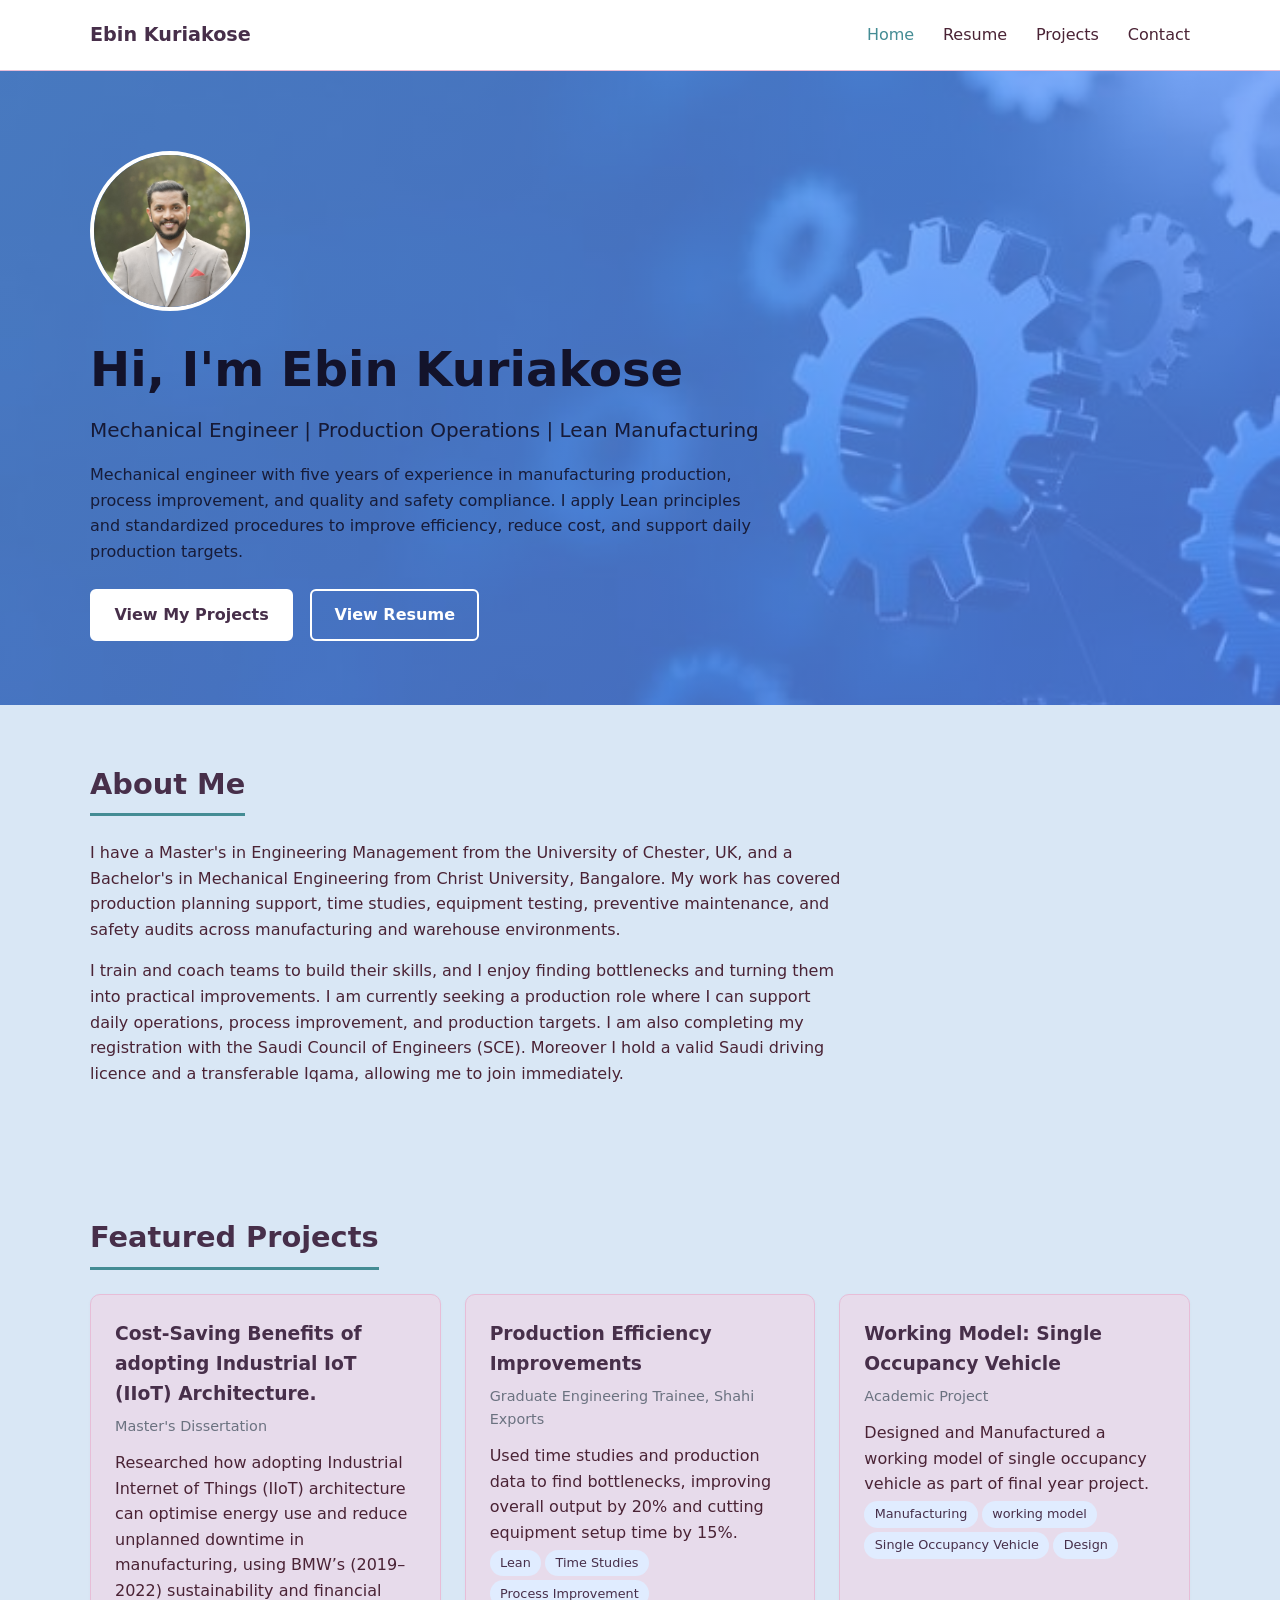
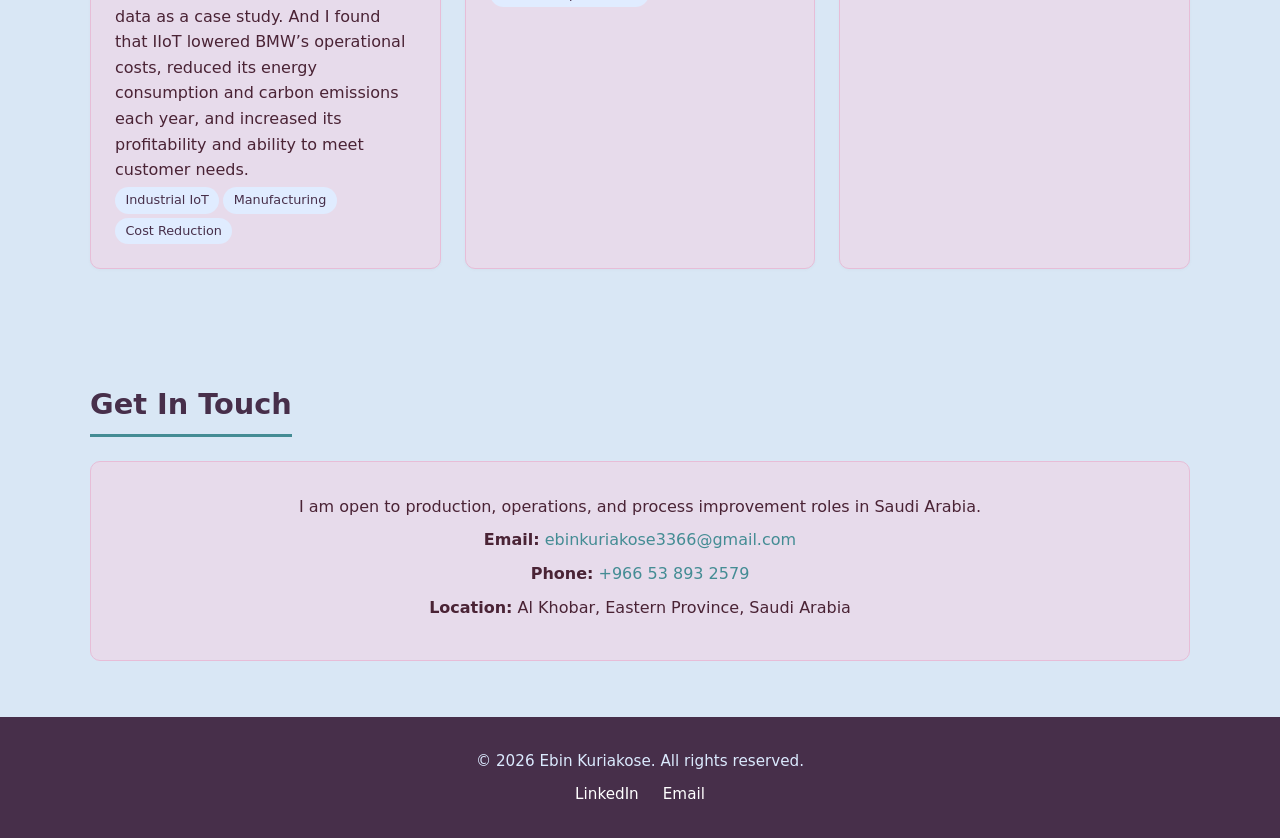
<file: index.html>
<!DOCTYPE html>
<html lang="en">
<head>
  <meta charset="UTF-8">
  <meta name="viewport" content="width=device-width, initial-scale=1.0">
  <meta name="description" content="Portfolio of Ebin Kuriakose, Mechanical Engineer specializing in production operations, lean manufacturing and process improvement.">
  <title>Ebin Kuriakose | Portfolio</title>
  <link rel="stylesheet" href="style.css">
</head>
<body>

  <header>
    <nav class="container nav">
      <a href="index.html" class="logo">Ebin Kuriakose</a>
      <button class="menu-toggle" aria-label="Toggle menu">☰</button>
      <ul class="nav-links">
        <li><a href="index.html" class="active">Home</a></li>
        <li><a href="resume.html">Resume</a></li>
        <li><a href="projects.html">Projects</a></li>
        <li><a href="#contact">Contact</a></li>
      </ul>
    </nav>
  </header>

  <main>
    <!-- Hero -->
    <div class="hero">
      <div class="container">
        <img src="photo.JPG" alt="Ebin Kuriakose" style="width:160px;height:160px;object-fit:cover;border-radius:60%;border:4px solid #fff;margin-bottom:1.25rem;">
        <h1>Hi, I'm Ebin Kuriakose</h1>
        <p class="role">Mechanical Engineer | Production Operations | Lean Manufacturing</p>
        <p class="summary">
          Mechanical engineer with five years of experience in manufacturing production,
          process improvement, and quality and safety compliance. I apply Lean principles
          and standardized procedures to improve efficiency, reduce cost, and support
          daily production targets.
        </p>
        <a href="projects.html" class="btn solid">View My Projects</a>
        <a href="resume.html" class="btn">View Resume</a>
      </div>
    </div>

    <!-- About -->
    <section>
      <div class="container">
        <h2>About Me</h2>
        <div class="about-text">
          <p>
            I have a Master's in Engineering Management from the University of Chester, UK,
            and a Bachelor's in Mechanical Engineering from Christ University, Bangalore.
            My work has covered production planning support, time studies, equipment testing,
            preventive maintenance, and safety audits across manufacturing and warehouse
            environments.
          </p>
          <p>
            I train and coach teams to build their skills, and I enjoy finding bottlenecks and
            turning them into practical improvements. I am currently seeking a production role
            where I can support daily operations, process improvement, and production targets.
            I am also completing my registration with the Saudi Council of Engineers (SCE). 
            Moreover I hold a valid Saudi driving licence and a transferable Iqama, allowing
            me to join immediately.
          </p>
        </div>
      </div>
    </section>

    <!-- Featured Projects -->
    <section>
      <div class="container">
        <h2>Featured Projects</h2>
        <div class="grid">
          <div class="card">
            <h3>Cost-Saving Benefits of adopting Industrial IoT (IIoT) Architecture.</h3>
            <p class="meta">Master's Dissertation</p>
            <p>Researched how adopting Industrial Internet of Things (IIoT) architecture can optimise energy use and reduce unplanned downtime in manufacturing, using BMW’s (2019–2022) sustainability and financial data as a case study. And I found that IIoT lowered BMW’s operational costs, reduced its energy consumption and carbon emissions each year, and increased its profitability and ability to meet customer needs.</p>
            <p class="tags">
              <span>Industrial IoT</span><span>Manufacturing</span><span>Cost Reduction</span>
            </p>
          </div>
          <div class="card">
            <h3>Production Efficiency Improvements</h3>
            <p class="meta">Graduate Engineering Trainee, Shahi Exports</p>
            <p>Used time studies and production data to find bottlenecks, improving overall output by 20% and cutting equipment setup time by 15%.</p>
            <p class="tags">
              <span>Lean</span><span>Time Studies</span><span>Process Improvement</span>
            </p>
          </div>
          <div class="card">
            <h3>Working Model: Single Occupancy Vehicle</h3>
            <p class="meta">Academic Project</p>
            <p>Designed and Manufactured a working model of single occupancy vehicle as part of final year project.</p>
            <p class="tags">
              <span>Manufacturing</span><span>working model</span><span>Single Occupancy Vehicle</span><span>Design</span>
            </p>
          </div>
        </div>
      </div>
    </section>

    <!-- Contact -->
    <section id="contact">
      <div class="container">
        <h2>Get In Touch</h2>
        <div class="contact-box">
          <p>I am open to production, operations, and process improvement roles in Saudi Arabia.</p>
          <p><strong>Email:</strong> <a href="mailto:ebinkuriakose3366@gmail.com">ebinkuriakose3366@gmail.com</a></p>
          <p><strong>Phone:</strong> <a href="tel:+966538932579">+966 53 893 2579</a></p>
          <p><strong>Location:</strong> Al Khobar, Eastern Province, Saudi Arabia</p>
        </div>
      </div>
    </section>
  </main>

  <footer>
    <div class="container">
      <p>&copy; 2026 Ebin Kuriakose. All rights reserved.</p>
      <p style="margin-top:.5rem;">
        <a href="https://www.linkedin.com/in/ebinkuriakose/" target="_blank" rel="noopener">LinkedIn</a>
        <a href="mailto:ebinkuriakose3366@gmail.com">Email</a>
      </p>
    </div>
  </footer>

  <script src="script.js"></script>
</body>
</html>
</file>
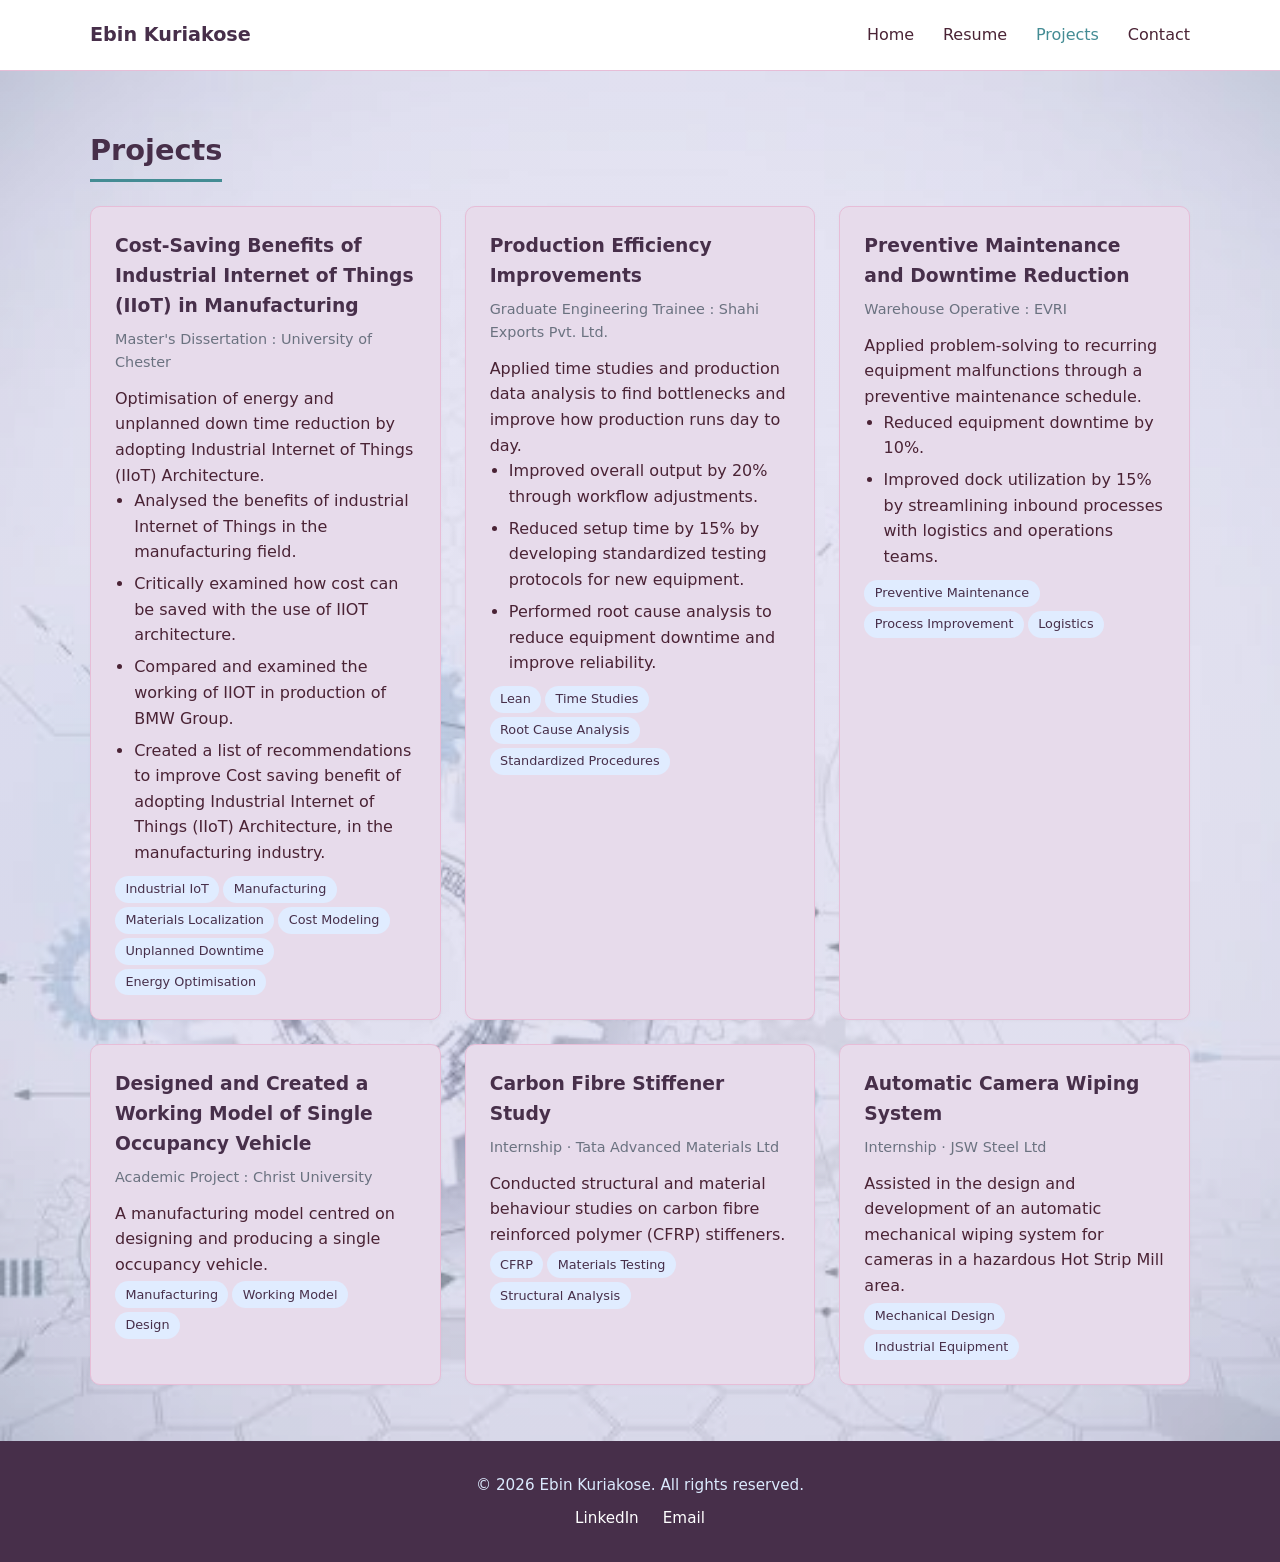
<file: projects.html>
<!DOCTYPE html>
<html lang="en">
<head>
  <meta charset="UTF-8">
  <meta name="viewport" content="width=device-width, initial-scale=1.0">
  <meta name="description" content="Projects by Ebin Kuriakose in manufacturing, process improvement and cost reduction.">
  <title>Projects | Ebin Kuriakose</title>
  <link rel="stylesheet" href="style.css">
</head>
<body>

  <header>
    <nav class="container nav">
      <a href="index.html" class="logo">Ebin Kuriakose</a>
      <button class="menu-toggle" aria-label="Toggle menu">☰</button>
      <ul class="nav-links">
        <li><a href="index.html">Home</a></li>
        <li><a href="resume.html">Resume</a></li>
        <li><a href="projects.html" class="active">Projects</a></li>
        <li><a href="index.html#contact">Contact</a></li>
      </ul>
    </nav>
  </header>

  <main>
    <section class="bg-projects">
      <div class="container">
        <h2>Projects</h2>
        <div class="grid">

          <div class="card">
            <h3>Cost-Saving Benefits of Industrial Internet of Things (IIoT) in Manufacturing</h3>
            <p class="meta">Master's Dissertation : University of Chester</p>
            <p>Optimisation of energy and unplanned down time reduction by adopting Industrial Internet of Things (IIoT) Architecture.</p>
            <ul>
              <li>Analysed the benefits of industrial Internet of Things in the manufacturing field.</li>
              <li>Critically examined how cost can be saved with the use of IIOT architecture.</li>
              <li>Compared and examined the working of IIOT in production of BMW Group.</li>
              <li>Created a list of recommendations to improve Cost saving benefit of adopting Industrial Internet of Things (IIoT) Architecture, in the manufacturing industry.</li>
            </ul>
            <p class="tags">
              <span>Industrial IoT</span><span>Manufacturing</span><span>Materials Localization</span><span>Cost Modeling</span><span>Unplanned Downtime</span><span>Energy Optimisation</span>
            </p>
          </div>

          <div class="card">
            <h3>Production Efficiency Improvements</h3>
            <p class="meta">Graduate Engineering Trainee : Shahi Exports Pvt. Ltd.</p>
            <p>Applied time studies and production data analysis to find bottlenecks and improve how production runs day to day.</p>
            <ul>
              <li>Improved overall output by 20% through workflow adjustments.</li>
              <li>Reduced setup time by 15% by developing standardized testing protocols for new equipment.</li>
              <li>Performed root cause analysis to reduce equipment downtime and improve reliability.</li>
            </ul>
            <p class="tags">
              <span>Lean</span><span>Time Studies</span><span>Root Cause Analysis</span><span>Standardized Procedures</span>
            </p>
          </div>

          <div class="card">
            <h3>Preventive Maintenance and Downtime Reduction</h3>
            <p class="meta">Warehouse Operative : EVRI</p>
            <p>Applied problem-solving to recurring equipment malfunctions through a preventive maintenance schedule.</p>
            <ul>
              <li>Reduced equipment downtime by 10%.</li>
              <li>Improved dock utilization by 15% by streamlining inbound processes with logistics and operations teams.</li>
            </ul>
            <p class="tags">
              <span>Preventive Maintenance</span><span>Process Improvement</span><span>Logistics</span>
            </p>
          </div>

          <div class="card">
            <h3>Designed and Created a Working Model of Single Occupancy Vehicle</h3>
            <p class="meta">Academic Project : Christ University</p>
            <p>A manufacturing model centred on designing and producing a single occupancy vehicle.</p>
            <p class="tags">
              <span>Manufacturing</span><span>Working Model</span><span>Design</span>
            </p>
          </div>

          <div class="card">
            <h3>Carbon Fibre Stiffener Study</h3>
            <p class="meta">Internship · Tata Advanced Materials Ltd</p>
            <p>Conducted structural and material behaviour studies on carbon fibre reinforced polymer (CFRP) stiffeners.</p>
            <p class="tags">
              <span>CFRP</span><span>Materials Testing</span><span>Structural Analysis</span>
            </p>
          </div>

          <div class="card">
            <h3>Automatic Camera Wiping System</h3>
            <p class="meta">Internship · JSW Steel Ltd</p>
            <p>Assisted in the design and development of an automatic mechanical wiping system for cameras in a hazardous Hot Strip Mill area.</p>
            <p class="tags">
              <span>Mechanical Design</span><span>Industrial Equipment</span>
            </p>
          </div>

        </div>
      </div>
    </section>
  </main>

  <footer>
    <div class="container">
      <p>&copy; 2026 Ebin Kuriakose. All rights reserved.</p>
      <p style="margin-top:.5rem;">
        <a href="https://www.linkedin.com/in/ebinkuriakose" target="_blank" rel="noopener">LinkedIn</a>
        <a href="mailto:ebinkuriakose3366@gmail.com">Email</a>
      </p>
    </div>
  </footer>

  <script src="script.js"></script>
</body>
</html>
</file>
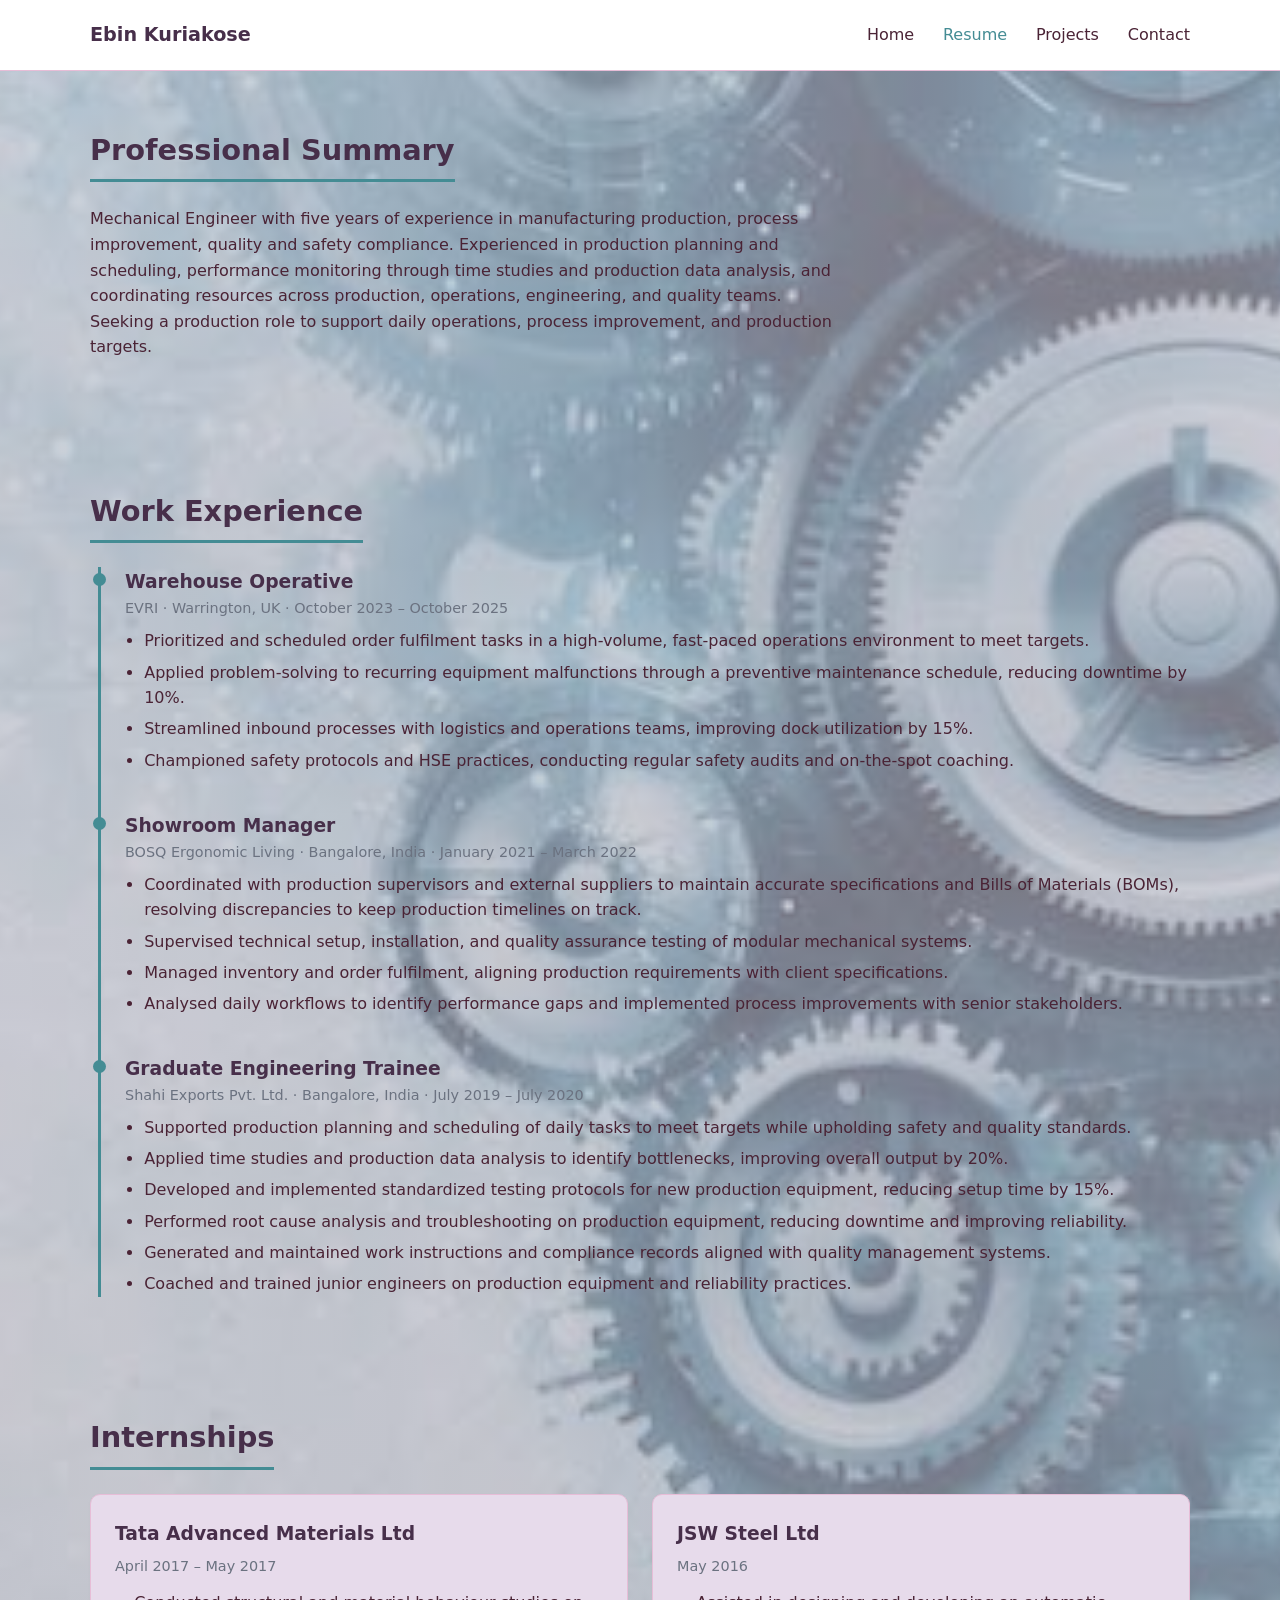
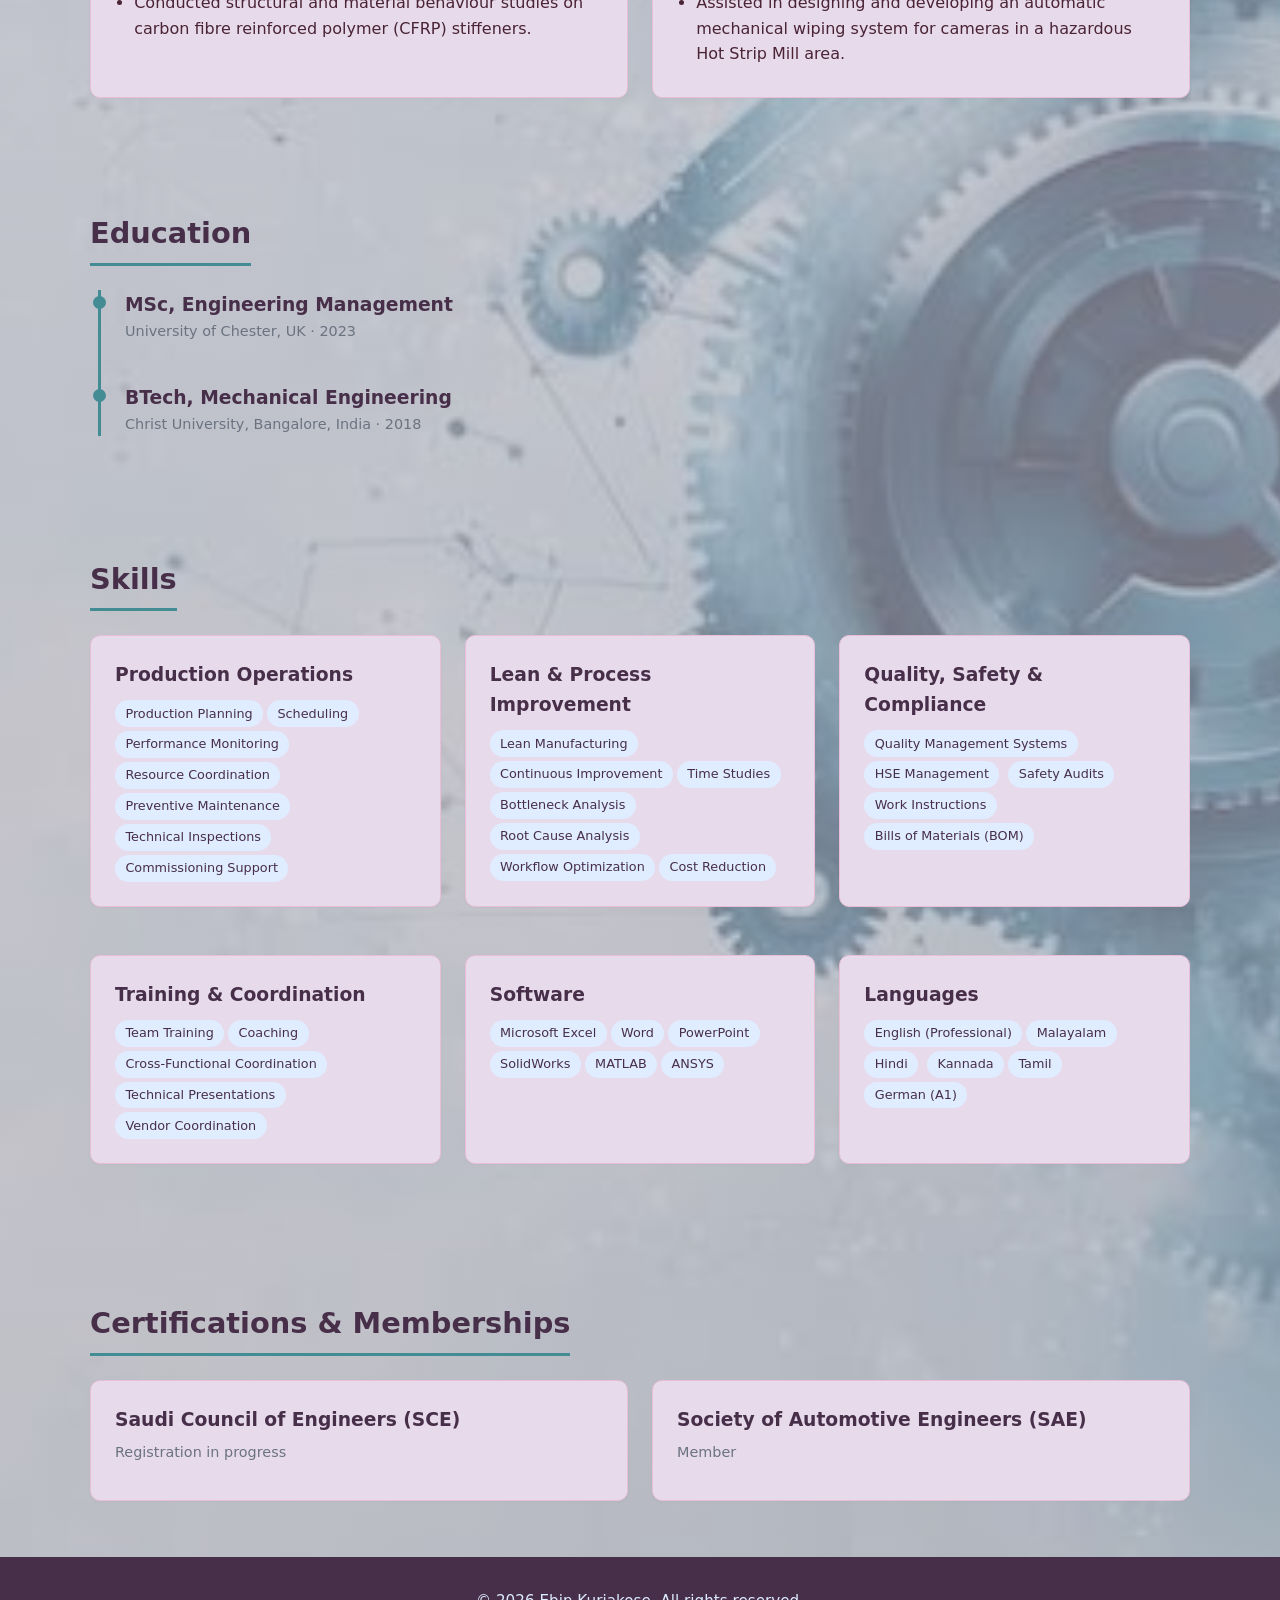
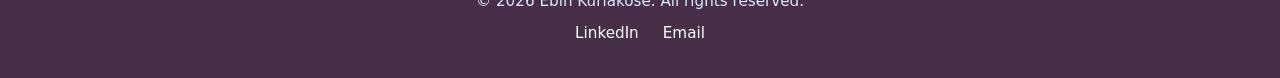
<file: resume.html>
<!DOCTYPE html>
<html lang="en">
<head>
  <meta charset="UTF-8">
  <meta name="viewport" content="width=device-width, initial-scale=1.0">
  <meta name="description" content="Resume of Ebin Kuriakose, including experience, education, and skills.">
  <title>Resume | Ebin Kuriakose</title>
  <link rel="stylesheet" href="style.css">
</head>
<body class="page-resume">

  <header>
    <nav class="container nav">
      <a href="index.html" class="logo">Ebin Kuriakose</a>
      <button class="menu-toggle" aria-label="Toggle menu">☰</button>
      <ul class="nav-links">
        <li><a href="index.html">Home</a></li>
        <li><a href="resume.html" class="active">Resume</a></li>
        <li><a href="projects.html">Projects</a></li>
        <li><a href="index.html#contact">Contact</a></li>
      </ul>
    </nav>
  </header>

  <main>
    <!-- Summary -->
    <section>
      <div class="container">
        <h2>Professional Summary</h2>
        <div class="about-text">
          <p>
            Mechanical Engineer with five years of experience in manufacturing production,
            process improvement, quality and safety compliance. Experienced in production
            planning and scheduling, performance monitoring through time studies and production
            data analysis, and coordinating resources across production, operations, engineering,
            and quality teams. Seeking a production role to support daily operations, process
            improvement, and production targets.
          </p>
        </div>
      </div>
    </section>

    <!-- Experience -->
    <section>
      <div class="container">
        <h2>Work Experience</h2>
        <div class="timeline">

          <div class="timeline-item">
            <h3>Warehouse Operative</h3>
            <p class="meta">EVRI · Warrington, UK · October 2023 – October 2025</p>
            <ul>
              <li>Prioritized and scheduled order fulfilment tasks in a high-volume, fast-paced operations environment to meet targets.</li>
              <li>Applied problem-solving to recurring equipment malfunctions through a preventive maintenance schedule, reducing downtime by 10%.</li>
              <li>Streamlined inbound processes with logistics and operations teams, improving dock utilization by 15%.</li>
              <li>Championed safety protocols and HSE practices, conducting regular safety audits and on-the-spot coaching.</li>
            </ul>
          </div>

          <div class="timeline-item">
            <h3>Showroom Manager</h3>
            <p class="meta">BOSQ Ergonomic Living · Bangalore, India · January 2021 – March 2022</p>
            <ul>
              <li>Coordinated with production supervisors and external suppliers to maintain accurate specifications and Bills of Materials (BOMs), resolving discrepancies to keep production timelines on track.</li>
              <li>Supervised technical setup, installation, and quality assurance testing of modular mechanical systems.</li>
              <li>Managed inventory and order fulfilment, aligning production requirements with client specifications.</li>
              <li>Analysed daily workflows to identify performance gaps and implemented process improvements with senior stakeholders.</li>
            </ul>
          </div>

          <div class="timeline-item">
            <h3>Graduate Engineering Trainee</h3>
            <p class="meta">Shahi Exports Pvt. Ltd. · Bangalore, India · July 2019 – July 2020</p>
            <ul>
              <li>Supported production planning and scheduling of daily tasks to meet targets while upholding safety and quality standards.</li>
              <li>Applied time studies and production data analysis to identify bottlenecks, improving overall output by 20%.</li>
              <li>Developed and implemented standardized testing protocols for new production equipment, reducing setup time by 15%.</li>
              <li>Performed root cause analysis and troubleshooting on production equipment, reducing downtime and improving reliability.</li>
              <li>Generated and maintained work instructions and compliance records aligned with quality management systems.</li>
              <li>Coached and trained junior engineers on production equipment and reliability practices.</li>
            </ul>
          </div>

        </div>
      </div>
    </section>

    <!-- Internships -->
    <section>
      <div class="container">
        <h2>Internships</h2>
        <div class="grid">
          <div class="card">
            <h3>Tata Advanced Materials Ltd</h3>
            <p class="meta">April 2017 – May 2017</p>
            <ul>
              <li>Conducted structural and material behaviour studies on carbon fibre reinforced polymer (CFRP) stiffeners.</li>
            </ul>
          </div>
          <div class="card">
            <h3>JSW Steel Ltd</h3>
            <p class="meta">May 2016</p>
            <ul>
              <li>Assisted in designing and developing an automatic mechanical wiping system for cameras in a hazardous Hot Strip Mill area.</li>
            </ul>
          </div>
        </div>
      </div>
    </section>

    <!-- Education -->
    <section>
      <div class="container">
        <h2>Education</h2>
        <div class="timeline">

          <div class="timeline-item">
            <h3>MSc, Engineering Management</h3>
            <p class="meta">University of Chester, UK · 2023</p>
          </div>

          <div class="timeline-item">
            <h3>BTech, Mechanical Engineering</h3>
            <p class="meta">Christ University, Bangalore, India · 2018</p>
          </div>

        </div>
      </div>
    </section>

    <!-- Skills -->
    <section>
      <div class="container">
        <h2>Skills</h2>
        <div class="grid">
          <div class="card skills-group">
            <h3>Production Operations</h3>
            <p class="tags">
              <span>Production Planning</span><span>Scheduling</span><span>Performance Monitoring</span>
              <span>Resource Coordination</span><span>Preventive Maintenance</span>
              <span>Technical Inspections</span><span>Commissioning Support</span>
            </p>
          </div>
          <div class="card skills-group">
            <h3>Lean & Process Improvement</h3>
            <p class="tags">
              <span>Lean Manufacturing</span><span>Continuous Improvement</span><span>Time Studies</span>
              <span>Bottleneck Analysis</span><span>Root Cause Analysis</span>
              <span>Workflow Optimization</span><span>Cost Reduction</span>
            </p>
          </div>
          <div class="card skills-group">
            <h3>Quality, Safety & Compliance</h3>
            <p class="tags">
              <span>Quality Management Systems</span><span>HSE Management</span>
              <span>Safety Audits</span><span>Work Instructions</span>
              <span>Bills of Materials (BOM)</span>
            </p>
          </div>
          <div class="card skills-group">
            <h3>Training & Coordination</h3>
            <p class="tags">
              <span>Team Training</span><span>Coaching</span><span>Cross-Functional Coordination</span>
              <span>Technical Presentations</span><span>Vendor Coordination</span>
            </p>
          </div>
          <div class="card skills-group">
            <h3>Software</h3>
            <p class="tags">
              <span>Microsoft Excel</span><span>Word</span><span>PowerPoint</span>
              <span>SolidWorks</span><span>MATLAB</span><span>ANSYS</span>
            </p>
          </div>
          <div class="card skills-group">
            <h3>Languages</h3>
            <p class="tags">
              <span>English (Professional)</span><span>Malayalam</span><span>Hindi</span>
              <span>Kannada</span><span>Tamil</span><span>German (A1)</span>
            </p>
          </div>
        </div>
      </div>
    </section>

    <!-- Certifications & Memberships -->
    <section>
      <div class="container">
        <h2>Certifications & Memberships</h2>
        <div class="grid">
          <div class="card">
            <h3>Saudi Council of Engineers (SCE)</h3>
            <p class="meta">Registration in progress</p>
          </div>
          <div class="card">
            <h3>Society of Automotive Engineers (SAE)</h3>
            <p class="meta">Member</p>
          </div>
        </div>
      </div>
    </section>
  </main>

  <footer>
    <div class="container">
      <p>&copy; 2026 Ebin Kuriakose. All rights reserved.</p>
      <p style="margin-top:.5rem;">
        <a href="https://www.linkedin.com/in/ebinkuriakose" target="_blank" rel="noopener">LinkedIn</a>
        <a href="mailto:ebinkuriakose3366@gmail.com">Email</a>
      </p>
    </div>
  </footer>

  <script src="script.js"></script>
</body>
</html>
</file>
<file: style.css>
/* ===== Base ===== */
:root {
  --primary: #472f4a;
  --accent: #448c94;
  --text: #4a2335;
  --muted: #6b7280;
  --bg: #d9e7f5;
  --card: #e7dbeb;
  --border: #e7bdd7;
}

* { box-sizing: border-box; margin: 0; padding: 0; }

body {
  font-family: system-ui, -apple-system, "Segoe UI", Roboto, sans-serif;
  color: var(--text);
  background: var(--bg);
  line-height: 1.6;
}

img { max-width: 100%; display: block; }
a { color: var(--accent); text-decoration: none; }
a:hover { text-decoration: underline; }

.container { width: min(1100px, 92%); margin: 0 auto; }

section { padding: 3.5rem 0; }

h2 {
  font-size: 1.8rem;
  color: var(--primary);
  margin-bottom: 1.5rem;
  padding-bottom: 0.4rem;
  border-bottom: 3px solid var(--accent);
  display: inline-block;
}

/* ===== Header & Navigation ===== */
header {
  background: #fff;
  border-bottom: 1px solid var(--border);
  position: sticky;
  top: 0;
  z-index: 100;
}

.nav {
  display: flex;
  justify-content: space-between;
  align-items: center;
  height: 70px;
  position: relative;
}

.logo { font-weight: 700; font-size: 1.2rem; color: var(--primary); }

.nav-links {
  display: flex;
  gap: 1.8rem;
  list-style: none;
}

.nav-links a { color: var(--text); font-weight: 500; }
.nav-links a:hover, .nav-links a.active { color: var(--accent); text-decoration: none; }

.menu-toggle {
  display: none;
  background: none;
  border: none;
  font-size: 1.6rem;
  color: var(--primary);
  cursor: pointer;
}

/* ===== Hero ===== */
.hero {
  background:
    linear-gradient(135deg, rgba(95, 158, 246, 0.75), rgba(91, 137, 246, 0.75)),
    url("hero-bg.jpeg") center / cover no-repeat;
  color: #13132b;
  padding: 5rem 0 4rem;
}

.hero h1 { font-size: clamp(2rem, 5vw, 3rem); margin-bottom: 0.4rem; }
.hero .role { font-size: 1.25rem; opacity: 0.92; margin-bottom: 1rem; }
.hero .summary { max-width: 680px; opacity: 0.9; }

.btn {
  display: inline-block;
  margin: 1.5rem 0.75rem 0 0;
  padding: 0.7rem 1.4rem;
  border: 2px solid #fff;
  border-radius: 6px;
  color: #fff;
  font-weight: 600;
}

.btn.solid { background: #fff; color: var(--primary); }
.btn:hover { opacity: 0.85; text-decoration: none; }

/* ===== Cards & Grids ===== */
.grid {
  display: grid;
  gap: 1.5rem;
  grid-template-columns: repeat(auto-fit, minmax(260px, 1fr));
}

.card {
  background: var(--card);
  border: 1px solid var(--border);
  border-radius: 10px;
  padding: 1.5rem;
  box-shadow: 0 1px 3px rgba(111, 111, 111, 0.05);
}

.card h3 { color: var(--primary); margin-bottom: 0.4rem; }
.card .meta { color: var(--muted); font-size: 0.9rem; margin-bottom: 0.75rem; }
.card ul { padding-left: 1.2rem; }
.card li { margin-bottom: 0.4rem; }

.tags span {
  display: inline-block;
  background: #e0ecff;
  color: var(--primary);
  font-size: 0.8rem;
  padding: 0.2rem 0.65rem;
  border-radius: 999px;
  margin: 0.25rem 0.25rem 0 0;
}

.about-text p { max-width: 760px; margin-bottom: 1rem; }

/* ===== Timeline (Experience & Education) ===== */
.timeline { margin-left: 0.5rem; }

.timeline-item {
  position: relative;
  border-left: 3px solid var(--accent);
  padding: 0 0 2rem 1.5rem;
}

.timeline-item::before {
  content: "";
  position: absolute;
  left: -8px;
  top: 6px;
  width: 13px;
  height: 13px;
  background: var(--accent);
  border-radius: 50%;
}

.timeline-item:last-child { padding-bottom: 0; }
.timeline-item h3 { color: var(--primary); }
.timeline-item .meta { color: var(--muted); font-size: 0.9rem; margin-bottom: 0.5rem; }
.timeline-item ul { padding-left: 1.2rem; }
.timeline-item li { margin-bottom: 0.35rem; }

/* ===== Skills ===== */
.skills-group { margin-bottom: 1.5rem; }
.skills-group h3 { color: var(--primary); margin-bottom: 0.4rem; }

/* ===== Contact ===== */
.contact-box {
  background: var(--card);
  border: 1px solid var(--border);
  border-radius: 10px;
  padding: 2rem;
  text-align: center;
}

.contact-box p { margin-bottom: 0.5rem; }

/* ===== Footer ===== */
footer {
  background: var(--primary);
  color: #dbeafe;
  text-align: center;
  padding: 2rem 0;
  font-size: 0.95rem;
}

footer a { color: #fff; margin: 0 0.6rem; }

/* ===== Mobile ===== */
@media (max-width: 768px) {
  .menu-toggle { display: block; }

  .nav-links {
    display: none;
    position: absolute;
    top: 70px;
    left: 0;
    right: 0;
    flex-direction: column;
    gap: 0;
    background: #fff;
    border-bottom: 1px solid var(--border);
    box-shadow: 0 6px 12px rgba(0, 0, 0, 0.06);
  }

  .nav-links.open { display: flex; }
  .nav-links li { width: 100%; text-align: center; }
  .nav-links a { display: block; padding: 1rem; border-top: 1px solid var(--border); }

  .hero { padding: 3.5rem 0 3rem; }
  section { padding: 2.5rem 0; }
  .timeline-item { padding-left: 1.2rem; }
}
/* ===== Resume & Projects background images ===== */
.bg-resume {
  background: linear-gradient(rgba(239, 238, 242, 0.75), rgba(239, 239, 242, 0.75)),
              url("resume-bg.jpeg") center / cover no-repeat;
}

.bg-projects {
  background: linear-gradient(rgba(192, 189, 232, 0.35), rgba(169, 167, 212, 0.35)),
              url("project-bg.jpeg") center / cover no-repeat;
}
/* ===== Full-page background for the Resume page ===== */
body.page-resume {
  background:
    linear-gradient(rgba(189, 186, 199, 0.65), rgba(162, 160, 172, 0.65)),
    url("resume-bg.jpeg") center / cover no-repeat;
  background-color: var(--bg);
}
</file>
